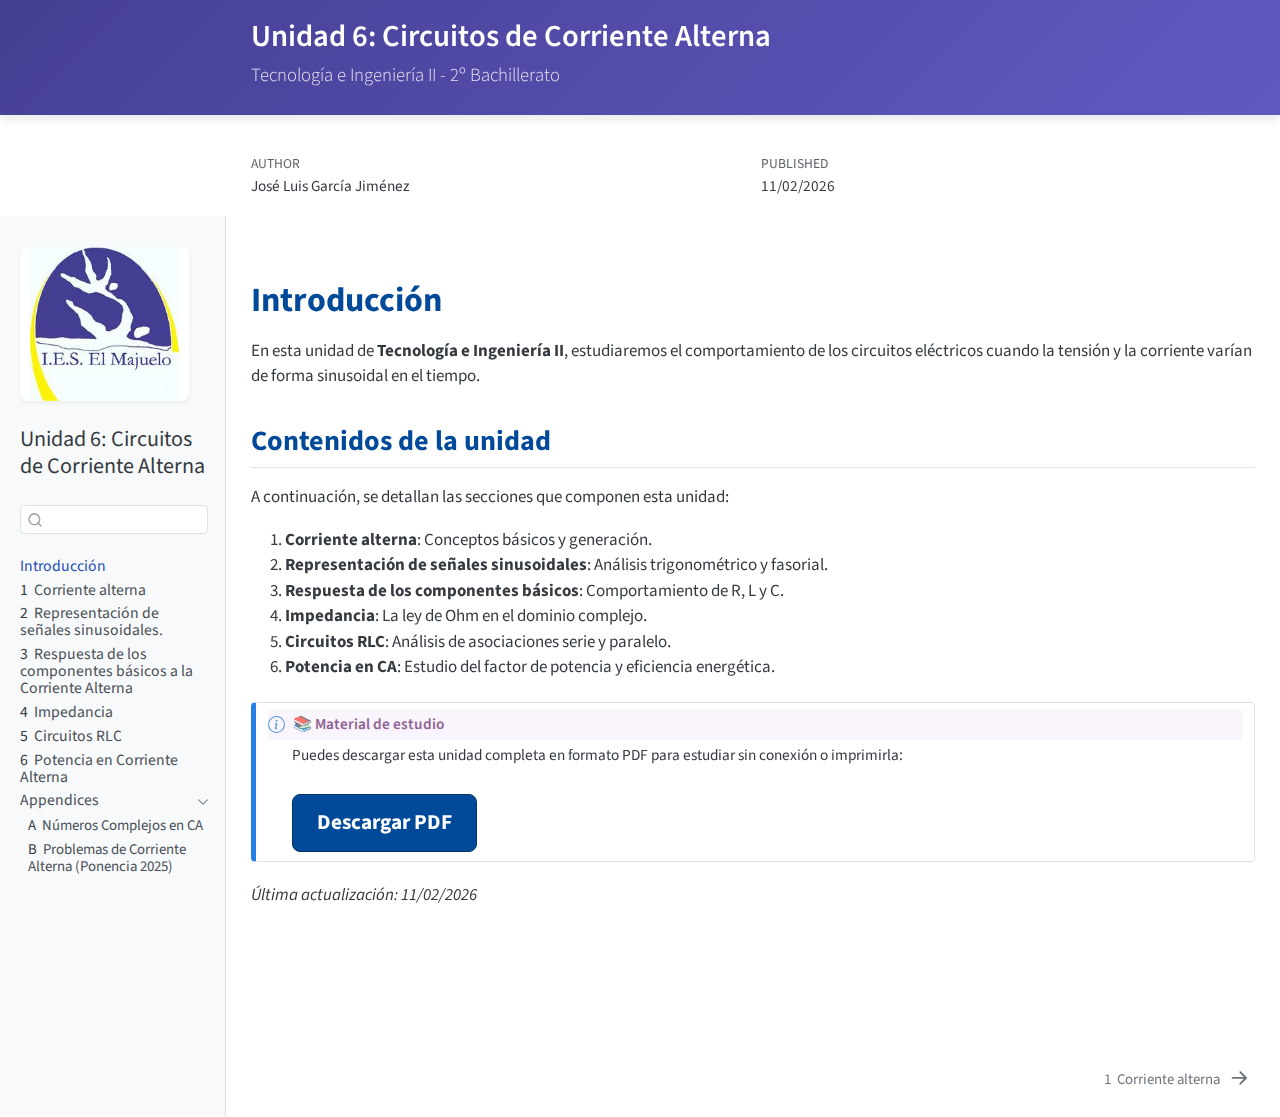
<file: index.html>
<!DOCTYPE html>
<html xmlns="http://www.w3.org/1999/xhtml" lang="en" xml:lang="en"><head>

<meta charset="utf-8">
<meta name="generator" content="quarto-1.8.27">

<meta name="viewport" content="width=device-width, initial-scale=1.0, user-scalable=yes">

<meta name="author" content="José Luis García Jiménez">
<meta name="dcterms.date" content="2026-11-02">

<title>Unidad 6: Circuitos de Corriente Alterna</title>
<style>
code{white-space: pre-wrap;}
span.smallcaps{font-variant: small-caps;}
div.columns{display: flex; gap: min(4vw, 1.5em);}
div.column{flex: auto; overflow-x: auto;}
div.hanging-indent{margin-left: 1.5em; text-indent: -1.5em;}
ul.task-list{list-style: none;}
ul.task-list li input[type="checkbox"] {
  width: 0.8em;
  margin: 0 0.8em 0.2em -1em; /* quarto-specific, see https://github.com/quarto-dev/quarto-cli/issues/4556 */ 
  vertical-align: middle;
}
</style>


<script src="site_libs/quarto-nav/quarto-nav.js"></script>
<script src="site_libs/quarto-nav/headroom.min.js"></script>
<script src="site_libs/clipboard/clipboard.min.js"></script>
<script src="site_libs/quarto-search/autocomplete.umd.js"></script>
<script src="site_libs/quarto-search/fuse.min.js"></script>
<script src="site_libs/quarto-search/quarto-search.js"></script>
<meta name="quarto:offset" content="./">
<link href="./01_corriente_alterna.html" rel="next">
<script src="site_libs/quarto-html/quarto.js" type="module"></script>
<script src="site_libs/quarto-html/tabsets/tabsets.js" type="module"></script>
<script src="site_libs/quarto-html/axe/axe-check.js" type="module"></script>
<script src="site_libs/quarto-html/popper.min.js"></script>
<script src="site_libs/quarto-html/tippy.umd.min.js"></script>
<script src="site_libs/quarto-html/anchor.min.js"></script>
<link href="site_libs/quarto-html/tippy.css" rel="stylesheet">
<link href="site_libs/quarto-html/quarto-syntax-highlighting-ed96de9b727972fe78a7b5d16c58bf87.css" rel="stylesheet" id="quarto-text-highlighting-styles">
<script src="site_libs/bootstrap/bootstrap.min.js"></script>
<link href="site_libs/bootstrap/bootstrap-icons.css" rel="stylesheet">
<link href="site_libs/bootstrap/bootstrap-4ba85d4b4427d31d840a79ec76a35f2e.min.css" rel="stylesheet" append-hash="true" id="quarto-bootstrap" data-mode="light">
<script id="quarto-search-options" type="application/json">{
  "location": "sidebar",
  "copy-button": false,
  "collapse-after": 3,
  "panel-placement": "start",
  "type": "textbox",
  "limit": 50,
  "keyboard-shortcut": [
    "f",
    "/",
    "s"
  ],
  "show-item-context": false,
  "language": {
    "search-no-results-text": "No results",
    "search-matching-documents-text": "matching documents",
    "search-copy-link-title": "Copy link to search",
    "search-hide-matches-text": "Hide additional matches",
    "search-more-match-text": "more match in this document",
    "search-more-matches-text": "more matches in this document",
    "search-clear-button-title": "Clear",
    "search-text-placeholder": "",
    "search-detached-cancel-button-title": "Cancel",
    "search-submit-button-title": "Submit",
    "search-label": "Search"
  }
}</script>
<style>

      .quarto-title-block .quarto-title-banner h1,
      .quarto-title-block .quarto-title-banner h2,
      .quarto-title-block .quarto-title-banner h3,
      .quarto-title-block .quarto-title-banner h4,
      .quarto-title-block .quarto-title-banner h5,
      .quarto-title-block .quarto-title-banner h6
      {
        color: white;
      }

      .quarto-title-block .quarto-title-banner {
        color: white;
background: #453f93;
      }
</style>
<script>
window.MathJax = {
  loader: {load: ['[tex]/enclose']},
  tex: {
    packages: {'[+]': ['enclose']},
    macros: {
      sen: '{\\operatorname{sen}}',
      phase: ['{\\enclose{phasorangle}{#1}}', 1],
      dotZ: '{\\dot{Z}}',
      dotI: '{\\dot{I}}',
      VA: '{\\text{ VA}}'
    }
  }
};
</script>


<link rel="stylesheet" href="styles.css">
</head>

<body class="nav-sidebar docked quarto-light">

<div id="quarto-search-results"></div>
  <header id="quarto-header" class="headroom fixed-top quarto-banner">
  <nav class="quarto-secondary-nav">
    <div class="container-fluid d-flex">
      <button type="button" class="quarto-btn-toggle btn" data-bs-toggle="collapse" role="button" data-bs-target=".quarto-sidebar-collapse-item" aria-controls="quarto-sidebar" aria-expanded="false" aria-label="Toggle sidebar navigation" onclick="if (window.quartoToggleHeadroom) { window.quartoToggleHeadroom(); }">
        <i class="bi bi-layout-text-sidebar-reverse"></i>
      </button>
        <nav class="quarto-page-breadcrumbs" aria-label="breadcrumb"><ol class="breadcrumb"><li class="breadcrumb-item"><a href="./index.html">Introducción</a></li></ol></nav>
        <a class="flex-grow-1" role="navigation" data-bs-toggle="collapse" data-bs-target=".quarto-sidebar-collapse-item" aria-controls="quarto-sidebar" aria-expanded="false" aria-label="Toggle sidebar navigation" onclick="if (window.quartoToggleHeadroom) { window.quartoToggleHeadroom(); }">      
        </a>
      <button type="button" class="btn quarto-search-button" aria-label="Search" onclick="window.quartoOpenSearch();">
        <i class="bi bi-search"></i>
      </button>
    </div>
  </nav>
</header>
<!-- content -->
<header id="title-block-header" class="quarto-title-block default page-columns page-full">
  <div class="quarto-title-banner page-columns page-full">
    <div class="quarto-title column-page-right">
      <h1 class="title">Unidad 6: Circuitos de Corriente Alterna</h1>
            <p class="subtitle lead">Tecnología e Ingeniería II - 2º Bachillerato</p>
                      </div>
  </div>
    
  
  <div class="quarto-title-meta column-page-right">

      <div>
      <div class="quarto-title-meta-heading">Author</div>
      <div class="quarto-title-meta-contents">
               <p>José Luis García Jiménez </p>
            </div>
    </div>
      
      <div>
      <div class="quarto-title-meta-heading">Published</div>
      <div class="quarto-title-meta-contents">
        <p class="date">11/02/2026</p>
      </div>
    </div>
    
      
    </div>
    
  
  </header><div id="quarto-content" class="quarto-container page-columns page-rows-contents page-layout-full">
<!-- sidebar -->
  <nav id="quarto-sidebar" class="sidebar collapse collapse-horizontal quarto-sidebar-collapse-item sidebar-navigation docked overflow-auto">
    <div class="pt-lg-2 mt-2 text-left sidebar-header sidebar-header-stacked">
      <a href="./index.html" class="sidebar-logo-link">
      <img src="./logoMajuelo.jpeg" alt="" class="sidebar-logo light-content py-0 d-lg-inline d-none">
      <img src="./logoMajuelo.jpeg" alt="" class="sidebar-logo dark-content py-0 d-lg-inline d-none">
      </a>
    <div class="sidebar-title mb-0 py-0">
      <a href="./">Unidad 6: Circuitos de Corriente Alterna</a> 
    </div>
      </div>
        <div class="mt-2 flex-shrink-0 align-items-center">
        <div class="sidebar-search">
        <div id="quarto-search" class="" title="Search"></div>
        </div>
        </div>
    <div class="sidebar-menu-container"> 
    <ul class="list-unstyled mt-1">
        <li class="sidebar-item">
  <div class="sidebar-item-container"> 
  <a href="./index.html" class="sidebar-item-text sidebar-link active">
 <span class="menu-text">Introducción</span></a>
  </div>
</li>
        <li class="sidebar-item">
  <div class="sidebar-item-container"> 
  <a href="./01_corriente_alterna.html" class="sidebar-item-text sidebar-link">
 <span class="menu-text"><span class="chapter-number">1</span>&nbsp; <span class="chapter-title">Corriente alterna</span></span></a>
  </div>
</li>
        <li class="sidebar-item">
  <div class="sidebar-item-container"> 
  <a href="./02_representacion.html" class="sidebar-item-text sidebar-link">
 <span class="menu-text"><span class="chapter-number">2</span>&nbsp; <span class="chapter-title">Representación de señales sinusoidales.</span></span></a>
  </div>
</li>
        <li class="sidebar-item">
  <div class="sidebar-item-container"> 
  <a href="./03_respuesta_comp.html" class="sidebar-item-text sidebar-link">
 <span class="menu-text"><span class="chapter-number">3</span>&nbsp; <span class="chapter-title">Respuesta de los componentes básicos a la Corriente Alterna</span></span></a>
  </div>
</li>
        <li class="sidebar-item">
  <div class="sidebar-item-container"> 
  <a href="./04_imped.html" class="sidebar-item-text sidebar-link">
 <span class="menu-text"><span class="chapter-number">4</span>&nbsp; <span class="chapter-title">Impedancia</span></span></a>
  </div>
</li>
        <li class="sidebar-item">
  <div class="sidebar-item-container"> 
  <a href="./05_circuitos_rlc.html" class="sidebar-item-text sidebar-link">
 <span class="menu-text"><span class="chapter-number">5</span>&nbsp; <span class="chapter-title">Circuitos RLC</span></span></a>
  </div>
</li>
        <li class="sidebar-item">
  <div class="sidebar-item-container"> 
  <a href="./06_potencia_ca.html" class="sidebar-item-text sidebar-link">
 <span class="menu-text"><span class="chapter-number">6</span>&nbsp; <span class="chapter-title">Potencia en Corriente Alterna</span></span></a>
  </div>
</li>
        <li class="sidebar-item sidebar-item-section">
      <div class="sidebar-item-container"> 
            <a class="sidebar-item-text sidebar-link text-start" data-bs-toggle="collapse" data-bs-target="#quarto-sidebar-section-1" role="navigation" aria-expanded="true">
 <span class="menu-text">Appendices</span></a>
          <a class="sidebar-item-toggle text-start" data-bs-toggle="collapse" data-bs-target="#quarto-sidebar-section-1" role="navigation" aria-expanded="true" aria-label="Toggle section">
            <i class="bi bi-chevron-right ms-2"></i>
          </a> 
      </div>
      <ul id="quarto-sidebar-section-1" class="collapse list-unstyled sidebar-section depth1 show">  
          <li class="sidebar-item">
  <div class="sidebar-item-container"> 
  <a href="./anexo_complejos.html" class="sidebar-item-text sidebar-link">
 <span class="menu-text"><span class="chapter-number">A</span>&nbsp; <span class="chapter-title">Números Complejos en CA</span></span></a>
  </div>
</li>
          <li class="sidebar-item">
  <div class="sidebar-item-container"> 
  <a href="./apendice_PAU.html" class="sidebar-item-text sidebar-link">
 <span class="menu-text"><span class="chapter-number">B</span>&nbsp; <span class="chapter-title">Problemas de Corriente Alterna (Ponencia 2025)</span></span></a>
  </div>
</li>
      </ul>
  </li>
    </ul>
    </div>
</nav>
<div id="quarto-sidebar-glass" class="quarto-sidebar-collapse-item" data-bs-toggle="collapse" data-bs-target=".quarto-sidebar-collapse-item"></div>
<!-- margin-sidebar -->
    
<!-- main -->
<main class="content quarto-banner-title-block column-page-right" id="quarto-document-content">





<section id="introducción" class="level1 unnumbered">
<h1 class="unnumbered">Introducción</h1>
<p>En esta unidad de <strong>Tecnología e Ingeniería II</strong>, estudiaremos el comportamiento de los circuitos eléctricos cuando la tensión y la corriente varían de forma sinusoidal en el tiempo.</p>
<section id="contenidos-de-la-unidad" class="level2">
<h2 class="anchored" data-anchor-id="contenidos-de-la-unidad">Contenidos de la unidad</h2>
<p>A continuación, se detallan las secciones que componen esta unidad:</p>
<ol type="1">
<li><strong>Corriente alterna</strong>: Conceptos básicos y generación.</li>
<li><strong>Representación de señales sinusoidales</strong>: Análisis trigonométrico y fasorial.</li>
<li><strong>Respuesta de los componentes básicos</strong>: Comportamiento de R, L y C.</li>
<li><strong>Impedancia</strong>: La ley de Ohm en el dominio complejo.</li>
<li><strong>Circuitos RLC</strong>: Análisis de asociaciones serie y paralelo.</li>
<li><strong>Potencia en CA</strong>: Estudio del factor de potencia y eficiencia energética.</li>
</ol>
<div class="callout callout-style-simple callout-note callout-titled">
<div class="callout-header d-flex align-content-center">
<div class="callout-icon-container">
<i class="callout-icon"></i>
</div>
<div class="callout-title-container flex-fill">
<span class="screen-reader-only">Nota</span>📚 Material de estudio
</div>
</div>
<div class="callout-body-container callout-body">
<p>Puedes descargar esta unidad completa en formato PDF para estudiar sin conexión o imprimirla:</p>
<p><a href="Unidad_6_Circuitos_CA.pdf" class="btn btn-primary btn-lg" role="button">Descargar PDF</a></p>
</div>
</div>
<p><em>Última actualización: 11/02/2026</em></p>


</section>
</section>

</main> <!-- /main -->
<script id="quarto-html-after-body" type="application/javascript">
  window.document.addEventListener("DOMContentLoaded", function (event) {
    const icon = "";
    const anchorJS = new window.AnchorJS();
    anchorJS.options = {
      placement: 'right',
      icon: icon
    };
    anchorJS.add('.anchored');
    const isCodeAnnotation = (el) => {
      for (const clz of el.classList) {
        if (clz.startsWith('code-annotation-')) {                     
          return true;
        }
      }
      return false;
    }
    const onCopySuccess = function(e) {
      // button target
      const button = e.trigger;
      // don't keep focus
      button.blur();
      // flash "checked"
      button.classList.add('code-copy-button-checked');
      var currentTitle = button.getAttribute("title");
      button.setAttribute("title", "Copied!");
      let tooltip;
      if (window.bootstrap) {
        button.setAttribute("data-bs-toggle", "tooltip");
        button.setAttribute("data-bs-placement", "left");
        button.setAttribute("data-bs-title", "Copied!");
        tooltip = new bootstrap.Tooltip(button, 
          { trigger: "manual", 
            customClass: "code-copy-button-tooltip",
            offset: [0, -8]});
        tooltip.show();    
      }
      setTimeout(function() {
        if (tooltip) {
          tooltip.hide();
          button.removeAttribute("data-bs-title");
          button.removeAttribute("data-bs-toggle");
          button.removeAttribute("data-bs-placement");
        }
        button.setAttribute("title", currentTitle);
        button.classList.remove('code-copy-button-checked');
      }, 1000);
      // clear code selection
      e.clearSelection();
    }
    const getTextToCopy = function(trigger) {
      const outerScaffold = trigger.parentElement.cloneNode(true);
      const codeEl = outerScaffold.querySelector('code');
      for (const childEl of codeEl.children) {
        if (isCodeAnnotation(childEl)) {
          childEl.remove();
        }
      }
      return codeEl.innerText;
    }
    const clipboard = new window.ClipboardJS('.code-copy-button:not([data-in-quarto-modal])', {
      text: getTextToCopy
    });
    clipboard.on('success', onCopySuccess);
    if (window.document.getElementById('quarto-embedded-source-code-modal')) {
      const clipboardModal = new window.ClipboardJS('.code-copy-button[data-in-quarto-modal]', {
        text: getTextToCopy,
        container: window.document.getElementById('quarto-embedded-source-code-modal')
      });
      clipboardModal.on('success', onCopySuccess);
    }
      var localhostRegex = new RegExp(/^(?:http|https):\/\/localhost\:?[0-9]*\//);
      var mailtoRegex = new RegExp(/^mailto:/);
        var filterRegex = new RegExp('/' + window.location.host + '/');
      var isInternal = (href) => {
          return filterRegex.test(href) || localhostRegex.test(href) || mailtoRegex.test(href);
      }
      // Inspect non-navigation links and adorn them if external
     var links = window.document.querySelectorAll('a[href]:not(.nav-link):not(.navbar-brand):not(.toc-action):not(.sidebar-link):not(.sidebar-item-toggle):not(.pagination-link):not(.no-external):not([aria-hidden]):not(.dropdown-item):not(.quarto-navigation-tool):not(.about-link)');
      for (var i=0; i<links.length; i++) {
        const link = links[i];
        if (!isInternal(link.href)) {
          // undo the damage that might have been done by quarto-nav.js in the case of
          // links that we want to consider external
          if (link.dataset.originalHref !== undefined) {
            link.href = link.dataset.originalHref;
          }
        }
      }
    function tippyHover(el, contentFn, onTriggerFn, onUntriggerFn) {
      const config = {
        allowHTML: true,
        maxWidth: 500,
        delay: 100,
        arrow: false,
        appendTo: function(el) {
            return el.parentElement;
        },
        interactive: true,
        interactiveBorder: 10,
        theme: 'quarto',
        placement: 'bottom-start',
      };
      if (contentFn) {
        config.content = contentFn;
      }
      if (onTriggerFn) {
        config.onTrigger = onTriggerFn;
      }
      if (onUntriggerFn) {
        config.onUntrigger = onUntriggerFn;
      }
      window.tippy(el, config); 
    }
    const noterefs = window.document.querySelectorAll('a[role="doc-noteref"]');
    for (var i=0; i<noterefs.length; i++) {
      const ref = noterefs[i];
      tippyHover(ref, function() {
        // use id or data attribute instead here
        let href = ref.getAttribute('data-footnote-href') || ref.getAttribute('href');
        try { href = new URL(href).hash; } catch {}
        const id = href.replace(/^#\/?/, "");
        const note = window.document.getElementById(id);
        if (note) {
          return note.innerHTML;
        } else {
          return "";
        }
      });
    }
    const xrefs = window.document.querySelectorAll('a.quarto-xref');
    const processXRef = (id, note) => {
      // Strip column container classes
      const stripColumnClz = (el) => {
        el.classList.remove("page-full", "page-columns");
        if (el.children) {
          for (const child of el.children) {
            stripColumnClz(child);
          }
        }
      }
      stripColumnClz(note)
      if (id === null || id.startsWith('sec-')) {
        // Special case sections, only their first couple elements
        const container = document.createElement("div");
        if (note.children && note.children.length > 2) {
          container.appendChild(note.children[0].cloneNode(true));
          for (let i = 1; i < note.children.length; i++) {
            const child = note.children[i];
            if (child.tagName === "P" && child.innerText === "") {
              continue;
            } else {
              container.appendChild(child.cloneNode(true));
              break;
            }
          }
          if (window.Quarto?.typesetMath) {
            window.Quarto.typesetMath(container);
          }
          return container.innerHTML
        } else {
          if (window.Quarto?.typesetMath) {
            window.Quarto.typesetMath(note);
          }
          return note.innerHTML;
        }
      } else {
        // Remove any anchor links if they are present
        const anchorLink = note.querySelector('a.anchorjs-link');
        if (anchorLink) {
          anchorLink.remove();
        }
        if (window.Quarto?.typesetMath) {
          window.Quarto.typesetMath(note);
        }
        if (note.classList.contains("callout")) {
          return note.outerHTML;
        } else {
          return note.innerHTML;
        }
      }
    }
    for (var i=0; i<xrefs.length; i++) {
      const xref = xrefs[i];
      tippyHover(xref, undefined, function(instance) {
        instance.disable();
        let url = xref.getAttribute('href');
        let hash = undefined; 
        if (url.startsWith('#')) {
          hash = url;
        } else {
          try { hash = new URL(url).hash; } catch {}
        }
        if (hash) {
          const id = hash.replace(/^#\/?/, "");
          const note = window.document.getElementById(id);
          if (note !== null) {
            try {
              const html = processXRef(id, note.cloneNode(true));
              instance.setContent(html);
            } finally {
              instance.enable();
              instance.show();
            }
          } else {
            // See if we can fetch this
            fetch(url.split('#')[0])
            .then(res => res.text())
            .then(html => {
              const parser = new DOMParser();
              const htmlDoc = parser.parseFromString(html, "text/html");
              const note = htmlDoc.getElementById(id);
              if (note !== null) {
                const html = processXRef(id, note);
                instance.setContent(html);
              } 
            }).finally(() => {
              instance.enable();
              instance.show();
            });
          }
        } else {
          // See if we can fetch a full url (with no hash to target)
          // This is a special case and we should probably do some content thinning / targeting
          fetch(url)
          .then(res => res.text())
          .then(html => {
            const parser = new DOMParser();
            const htmlDoc = parser.parseFromString(html, "text/html");
            const note = htmlDoc.querySelector('main.content');
            if (note !== null) {
              // This should only happen for chapter cross references
              // (since there is no id in the URL)
              // remove the first header
              if (note.children.length > 0 && note.children[0].tagName === "HEADER") {
                note.children[0].remove();
              }
              const html = processXRef(null, note);
              instance.setContent(html);
            } 
          }).finally(() => {
            instance.enable();
            instance.show();
          });
        }
      }, function(instance) {
      });
    }
        let selectedAnnoteEl;
        const selectorForAnnotation = ( cell, annotation) => {
          let cellAttr = 'data-code-cell="' + cell + '"';
          let lineAttr = 'data-code-annotation="' +  annotation + '"';
          const selector = 'span[' + cellAttr + '][' + lineAttr + ']';
          return selector;
        }
        const selectCodeLines = (annoteEl) => {
          const doc = window.document;
          const targetCell = annoteEl.getAttribute("data-target-cell");
          const targetAnnotation = annoteEl.getAttribute("data-target-annotation");
          const annoteSpan = window.document.querySelector(selectorForAnnotation(targetCell, targetAnnotation));
          const lines = annoteSpan.getAttribute("data-code-lines").split(",");
          const lineIds = lines.map((line) => {
            return targetCell + "-" + line;
          })
          let top = null;
          let height = null;
          let parent = null;
          if (lineIds.length > 0) {
              //compute the position of the single el (top and bottom and make a div)
              const el = window.document.getElementById(lineIds[0]);
              top = el.offsetTop;
              height = el.offsetHeight;
              parent = el.parentElement.parentElement;
            if (lineIds.length > 1) {
              const lastEl = window.document.getElementById(lineIds[lineIds.length - 1]);
              const bottom = lastEl.offsetTop + lastEl.offsetHeight;
              height = bottom - top;
            }
            if (top !== null && height !== null && parent !== null) {
              // cook up a div (if necessary) and position it 
              let div = window.document.getElementById("code-annotation-line-highlight");
              if (div === null) {
                div = window.document.createElement("div");
                div.setAttribute("id", "code-annotation-line-highlight");
                div.style.position = 'absolute';
                parent.appendChild(div);
              }
              div.style.top = top - 2 + "px";
              div.style.height = height + 4 + "px";
              div.style.left = 0;
              let gutterDiv = window.document.getElementById("code-annotation-line-highlight-gutter");
              if (gutterDiv === null) {
                gutterDiv = window.document.createElement("div");
                gutterDiv.setAttribute("id", "code-annotation-line-highlight-gutter");
                gutterDiv.style.position = 'absolute';
                const codeCell = window.document.getElementById(targetCell);
                const gutter = codeCell.querySelector('.code-annotation-gutter');
                gutter.appendChild(gutterDiv);
              }
              gutterDiv.style.top = top - 2 + "px";
              gutterDiv.style.height = height + 4 + "px";
            }
            selectedAnnoteEl = annoteEl;
          }
        };
        const unselectCodeLines = () => {
          const elementsIds = ["code-annotation-line-highlight", "code-annotation-line-highlight-gutter"];
          elementsIds.forEach((elId) => {
            const div = window.document.getElementById(elId);
            if (div) {
              div.remove();
            }
          });
          selectedAnnoteEl = undefined;
        };
          // Handle positioning of the toggle
      window.addEventListener(
        "resize",
        throttle(() => {
          elRect = undefined;
          if (selectedAnnoteEl) {
            selectCodeLines(selectedAnnoteEl);
          }
        }, 10)
      );
      function throttle(fn, ms) {
      let throttle = false;
      let timer;
        return (...args) => {
          if(!throttle) { // first call gets through
              fn.apply(this, args);
              throttle = true;
          } else { // all the others get throttled
              if(timer) clearTimeout(timer); // cancel #2
              timer = setTimeout(() => {
                fn.apply(this, args);
                timer = throttle = false;
              }, ms);
          }
        };
      }
        // Attach click handler to the DT
        const annoteDls = window.document.querySelectorAll('dt[data-target-cell]');
        for (const annoteDlNode of annoteDls) {
          annoteDlNode.addEventListener('click', (event) => {
            const clickedEl = event.target;
            if (clickedEl !== selectedAnnoteEl) {
              unselectCodeLines();
              const activeEl = window.document.querySelector('dt[data-target-cell].code-annotation-active');
              if (activeEl) {
                activeEl.classList.remove('code-annotation-active');
              }
              selectCodeLines(clickedEl);
              clickedEl.classList.add('code-annotation-active');
            } else {
              // Unselect the line
              unselectCodeLines();
              clickedEl.classList.remove('code-annotation-active');
            }
          });
        }
    const findCites = (el) => {
      const parentEl = el.parentElement;
      if (parentEl) {
        const cites = parentEl.dataset.cites;
        if (cites) {
          return {
            el,
            cites: cites.split(' ')
          };
        } else {
          return findCites(el.parentElement)
        }
      } else {
        return undefined;
      }
    };
    var bibliorefs = window.document.querySelectorAll('a[role="doc-biblioref"]');
    for (var i=0; i<bibliorefs.length; i++) {
      const ref = bibliorefs[i];
      const citeInfo = findCites(ref);
      if (citeInfo) {
        tippyHover(citeInfo.el, function() {
          var popup = window.document.createElement('div');
          citeInfo.cites.forEach(function(cite) {
            var citeDiv = window.document.createElement('div');
            citeDiv.classList.add('hanging-indent');
            citeDiv.classList.add('csl-entry');
            var biblioDiv = window.document.getElementById('ref-' + cite);
            if (biblioDiv) {
              citeDiv.innerHTML = biblioDiv.innerHTML;
            }
            popup.appendChild(citeDiv);
          });
          return popup.innerHTML;
        });
      }
    }
  });
  </script>
<nav class="page-navigation column-page-right">
  <div class="nav-page nav-page-previous">
  </div>
  <div class="nav-page nav-page-next">
      <a href="./01_corriente_alterna.html" class="pagination-link" aria-label="Corriente alterna">
        <span class="nav-page-text"><span class="chapter-number">1</span>&nbsp; <span class="chapter-title">Corriente alterna</span></span> <i class="bi bi-arrow-right-short"></i>
      </a>
  </div>
</nav>
</div> <!-- /content -->




</body></html>
</file>
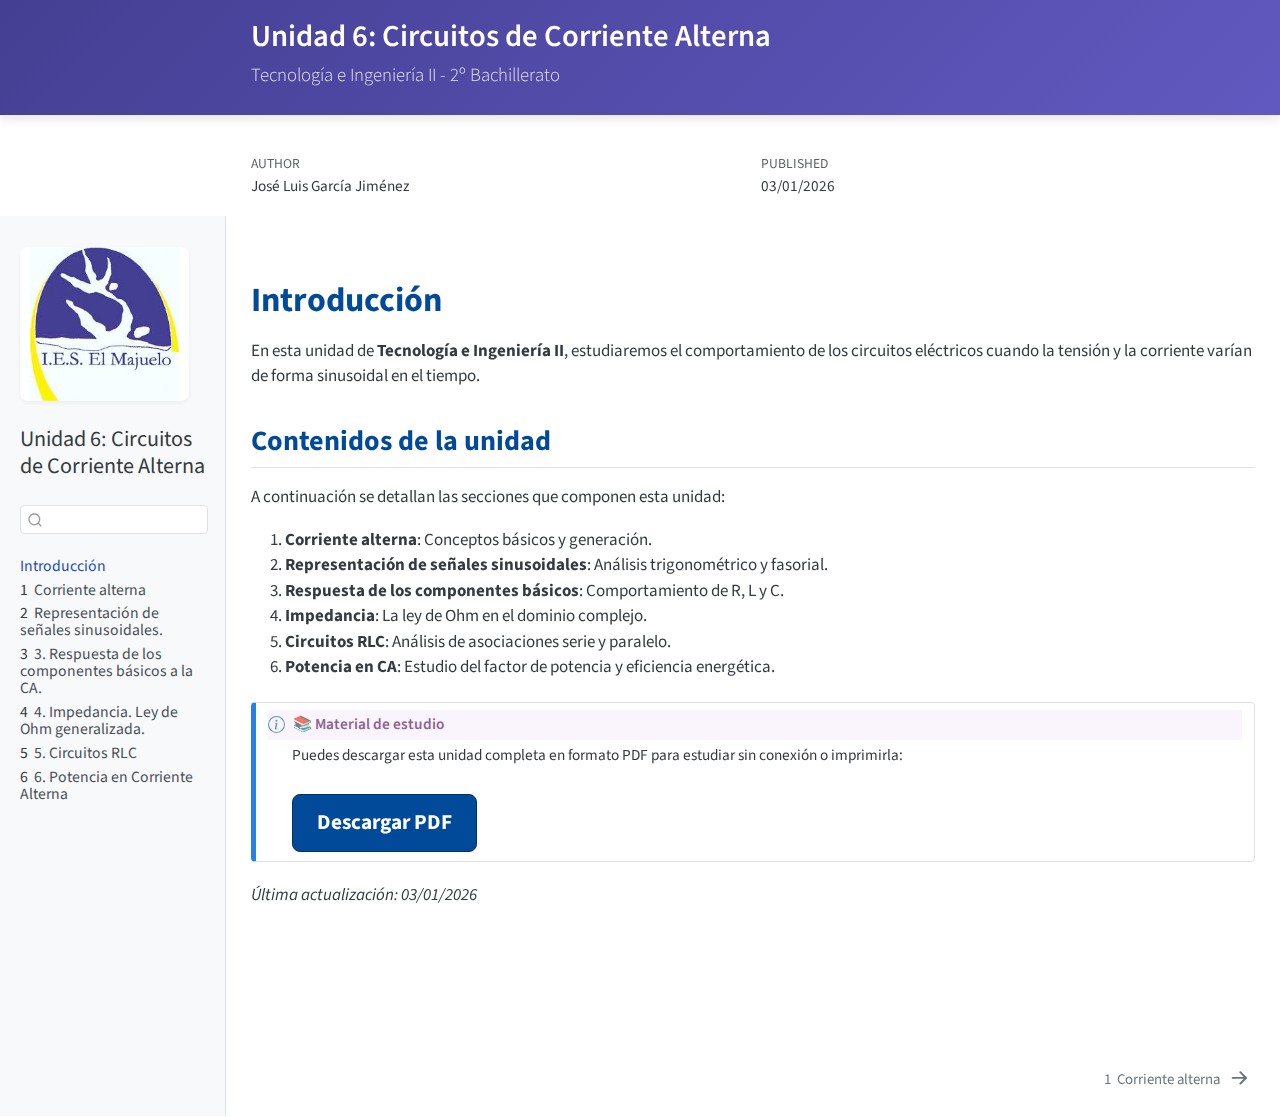
<file: docs/index.html>
<!DOCTYPE html>
<html xmlns="http://www.w3.org/1999/xhtml" lang="en" xml:lang="en"><head>

<meta charset="utf-8">
<meta name="generator" content="quarto-1.8.26">

<meta name="viewport" content="width=device-width, initial-scale=1.0, user-scalable=yes">

<meta name="author" content="José Luis García Jiménez">
<meta name="dcterms.date" content="2026-03-01">

<title>Unidad 6: Circuitos de Corriente Alterna</title>
<style>
code{white-space: pre-wrap;}
span.smallcaps{font-variant: small-caps;}
div.columns{display: flex; gap: min(4vw, 1.5em);}
div.column{flex: auto; overflow-x: auto;}
div.hanging-indent{margin-left: 1.5em; text-indent: -1.5em;}
ul.task-list{list-style: none;}
ul.task-list li input[type="checkbox"] {
  width: 0.8em;
  margin: 0 0.8em 0.2em -1em; /* quarto-specific, see https://github.com/quarto-dev/quarto-cli/issues/4556 */ 
  vertical-align: middle;
}
</style>


<script src="site_libs/quarto-nav/quarto-nav.js"></script>
<script src="site_libs/quarto-nav/headroom.min.js"></script>
<script src="site_libs/clipboard/clipboard.min.js"></script>
<script src="site_libs/quarto-search/autocomplete.umd.js"></script>
<script src="site_libs/quarto-search/fuse.min.js"></script>
<script src="site_libs/quarto-search/quarto-search.js"></script>
<meta name="quarto:offset" content="./">
<link href="./01_corriente_alterna.html" rel="next">
<script src="site_libs/quarto-html/quarto.js" type="module"></script>
<script src="site_libs/quarto-html/tabsets/tabsets.js" type="module"></script>
<script src="site_libs/quarto-html/axe/axe-check.js" type="module"></script>
<script src="site_libs/quarto-html/popper.min.js"></script>
<script src="site_libs/quarto-html/tippy.umd.min.js"></script>
<script src="site_libs/quarto-html/anchor.min.js"></script>
<link href="site_libs/quarto-html/tippy.css" rel="stylesheet">
<link href="site_libs/quarto-html/quarto-syntax-highlighting-587c61ba64f3a5504c4d52d930310e48.css" rel="stylesheet" id="quarto-text-highlighting-styles">
<script src="site_libs/bootstrap/bootstrap.min.js"></script>
<link href="site_libs/bootstrap/bootstrap-icons.css" rel="stylesheet">
<link href="site_libs/bootstrap/bootstrap-4ba85d4b4427d31d840a79ec76a35f2e.min.css" rel="stylesheet" append-hash="true" id="quarto-bootstrap" data-mode="light">
<script id="quarto-search-options" type="application/json">{
  "location": "sidebar",
  "copy-button": false,
  "collapse-after": 3,
  "panel-placement": "start",
  "type": "textbox",
  "limit": 50,
  "keyboard-shortcut": [
    "f",
    "/",
    "s"
  ],
  "show-item-context": false,
  "language": {
    "search-no-results-text": "No results",
    "search-matching-documents-text": "matching documents",
    "search-copy-link-title": "Copy link to search",
    "search-hide-matches-text": "Hide additional matches",
    "search-more-match-text": "more match in this document",
    "search-more-matches-text": "more matches in this document",
    "search-clear-button-title": "Clear",
    "search-text-placeholder": "",
    "search-detached-cancel-button-title": "Cancel",
    "search-submit-button-title": "Submit",
    "search-label": "Search"
  }
}</script>
<style>

      .quarto-title-block .quarto-title-banner h1,
      .quarto-title-block .quarto-title-banner h2,
      .quarto-title-block .quarto-title-banner h3,
      .quarto-title-block .quarto-title-banner h4,
      .quarto-title-block .quarto-title-banner h5,
      .quarto-title-block .quarto-title-banner h6
      {
        color: white;
      }

      .quarto-title-block .quarto-title-banner {
        color: white;
background: #453f93;
      }
</style>
<script>
window.MathJax = {
  loader: {load: ['[tex]/enclose']},
  tex: {
    packages: {'[+]': ['enclose']},
    macros: {
      sen: '{\\operatorname{sen}}',
      phase: ['{\\enclose{phasorangle}{#1}}', 1],
      dotZ: '{\\dot{Z}}',
      dotI: '{\\dot{I}}',
      VA: '{\\text{ VA}}'
    }
  }
};
</script>


<link rel="stylesheet" href="styles.css">
</head>

<body class="nav-sidebar docked quarto-light">

<div id="quarto-search-results"></div>
  <header id="quarto-header" class="headroom fixed-top quarto-banner">
  <nav class="quarto-secondary-nav">
    <div class="container-fluid d-flex">
      <button type="button" class="quarto-btn-toggle btn" data-bs-toggle="collapse" role="button" data-bs-target=".quarto-sidebar-collapse-item" aria-controls="quarto-sidebar" aria-expanded="false" aria-label="Toggle sidebar navigation" onclick="if (window.quartoToggleHeadroom) { window.quartoToggleHeadroom(); }">
        <i class="bi bi-layout-text-sidebar-reverse"></i>
      </button>
        <nav class="quarto-page-breadcrumbs" aria-label="breadcrumb"><ol class="breadcrumb"><li class="breadcrumb-item"><a href="./index.html">Introducción</a></li></ol></nav>
        <a class="flex-grow-1" role="navigation" data-bs-toggle="collapse" data-bs-target=".quarto-sidebar-collapse-item" aria-controls="quarto-sidebar" aria-expanded="false" aria-label="Toggle sidebar navigation" onclick="if (window.quartoToggleHeadroom) { window.quartoToggleHeadroom(); }">      
        </a>
      <button type="button" class="btn quarto-search-button" aria-label="Search" onclick="window.quartoOpenSearch();">
        <i class="bi bi-search"></i>
      </button>
    </div>
  </nav>
</header>
<!-- content -->
<header id="title-block-header" class="quarto-title-block default page-columns page-full">
  <div class="quarto-title-banner page-columns page-full">
    <div class="quarto-title column-page-right">
      <h1 class="title">Unidad 6: Circuitos de Corriente Alterna</h1>
            <p class="subtitle lead">Tecnología e Ingeniería II - 2º Bachillerato</p>
                      </div>
  </div>
    
  
  <div class="quarto-title-meta column-page-right">

      <div>
      <div class="quarto-title-meta-heading">Author</div>
      <div class="quarto-title-meta-contents">
               <p>José Luis García Jiménez </p>
            </div>
    </div>
      
      <div>
      <div class="quarto-title-meta-heading">Published</div>
      <div class="quarto-title-meta-contents">
        <p class="date">03/01/2026</p>
      </div>
    </div>
    
      
    </div>
    
  
  </header><div id="quarto-content" class="quarto-container page-columns page-rows-contents page-layout-full">
<!-- sidebar -->
  <nav id="quarto-sidebar" class="sidebar collapse collapse-horizontal quarto-sidebar-collapse-item sidebar-navigation docked overflow-auto">
    <div class="pt-lg-2 mt-2 text-left sidebar-header sidebar-header-stacked">
      <a href="./index.html" class="sidebar-logo-link">
      <img src="./logoMajuelo.jpeg" alt="" class="sidebar-logo light-content py-0 d-lg-inline d-none">
      <img src="./logoMajuelo.jpeg" alt="" class="sidebar-logo dark-content py-0 d-lg-inline d-none">
      </a>
    <div class="sidebar-title mb-0 py-0">
      <a href="./">Unidad 6: Circuitos de Corriente Alterna</a> 
    </div>
      </div>
        <div class="mt-2 flex-shrink-0 align-items-center">
        <div class="sidebar-search">
        <div id="quarto-search" class="" title="Search"></div>
        </div>
        </div>
    <div class="sidebar-menu-container"> 
    <ul class="list-unstyled mt-1">
        <li class="sidebar-item">
  <div class="sidebar-item-container"> 
  <a href="./index.html" class="sidebar-item-text sidebar-link active">
 <span class="menu-text">Introducción</span></a>
  </div>
</li>
        <li class="sidebar-item">
  <div class="sidebar-item-container"> 
  <a href="./01_corriente_alterna.html" class="sidebar-item-text sidebar-link">
 <span class="menu-text"><span class="chapter-number">1</span>&nbsp; <span class="chapter-title">Corriente alterna</span></span></a>
  </div>
</li>
        <li class="sidebar-item">
  <div class="sidebar-item-container"> 
  <a href="./02_representacion.html" class="sidebar-item-text sidebar-link">
 <span class="menu-text"><span class="chapter-number">2</span>&nbsp; <span class="chapter-title">Representación de señales sinusoidales.</span></span></a>
  </div>
</li>
        <li class="sidebar-item">
  <div class="sidebar-item-container"> 
  <a href="./03_respuesta_comp.html" class="sidebar-item-text sidebar-link">
 <span class="menu-text"><span class="chapter-number">3</span>&nbsp; <span class="chapter-title">3. Respuesta de los componentes básicos a la CA.</span></span></a>
  </div>
</li>
        <li class="sidebar-item">
  <div class="sidebar-item-container"> 
  <a href="./04_impedancia.html" class="sidebar-item-text sidebar-link">
 <span class="menu-text"><span class="chapter-number">4</span>&nbsp; <span class="chapter-title">4. Impedancia. Ley de Ohm generalizada.</span></span></a>
  </div>
</li>
        <li class="sidebar-item">
  <div class="sidebar-item-container"> 
  <a href="./05_circuitos_rlc.html" class="sidebar-item-text sidebar-link">
 <span class="menu-text"><span class="chapter-number">5</span>&nbsp; <span class="chapter-title">5. Circuitos RLC</span></span></a>
  </div>
</li>
        <li class="sidebar-item">
  <div class="sidebar-item-container"> 
  <a href="./06_potencia_ca.html" class="sidebar-item-text sidebar-link">
 <span class="menu-text"><span class="chapter-number">6</span>&nbsp; <span class="chapter-title">6. Potencia en Corriente Alterna</span></span></a>
  </div>
</li>
    </ul>
    </div>
</nav>
<div id="quarto-sidebar-glass" class="quarto-sidebar-collapse-item" data-bs-toggle="collapse" data-bs-target=".quarto-sidebar-collapse-item"></div>
<!-- margin-sidebar -->
    
<!-- main -->
<main class="content quarto-banner-title-block column-page-right" id="quarto-document-content">





<section id="introducción" class="level1 unnumbered">
<h1 class="unnumbered">Introducción</h1>
<p>En esta unidad de <strong>Tecnología e Ingeniería II</strong>, estudiaremos el comportamiento de los circuitos eléctricos cuando la tensión y la corriente varían de forma sinusoidal en el tiempo.</p>
<section id="contenidos-de-la-unidad" class="level2">
<h2 class="anchored" data-anchor-id="contenidos-de-la-unidad">Contenidos de la unidad</h2>
<p>A continuación se detallan las secciones que componen esta unidad:</p>
<ol type="1">
<li><strong>Corriente alterna</strong>: Conceptos básicos y generación.</li>
<li><strong>Representación de señales sinusoidales</strong>: Análisis trigonométrico y fasorial.</li>
<li><strong>Respuesta de los componentes básicos</strong>: Comportamiento de R, L y C.</li>
<li><strong>Impedancia</strong>: La ley de Ohm en el dominio complejo.</li>
<li><strong>Circuitos RLC</strong>: Análisis de asociaciones serie y paralelo.</li>
<li><strong>Potencia en CA</strong>: Estudio del factor de potencia y eficiencia energética.</li>
</ol>
<div class="callout callout-style-simple callout-note callout-titled">
<div class="callout-header d-flex align-content-center">
<div class="callout-icon-container">
<i class="callout-icon"></i>
</div>
<div class="callout-title-container flex-fill">
<span class="screen-reader-only">Nota</span>📚 Material de estudio
</div>
</div>
<div class="callout-body-container callout-body">
<p>Puedes descargar esta unidad completa en formato PDF para estudiar sin conexión o imprimirla:</p>
<p><a href="Unidad_6_Circuitos_CA.pdf" class="btn btn-primary btn-lg" role="button">Descargar PDF</a></p>
</div>
</div>
<p><em>Última actualización: 03/01/2026</em></p>


</section>
</section>

</main> <!-- /main -->
<script id="quarto-html-after-body" type="application/javascript">
  window.document.addEventListener("DOMContentLoaded", function (event) {
    const icon = "";
    const anchorJS = new window.AnchorJS();
    anchorJS.options = {
      placement: 'right',
      icon: icon
    };
    anchorJS.add('.anchored');
    const isCodeAnnotation = (el) => {
      for (const clz of el.classList) {
        if (clz.startsWith('code-annotation-')) {                     
          return true;
        }
      }
      return false;
    }
    const onCopySuccess = function(e) {
      // button target
      const button = e.trigger;
      // don't keep focus
      button.blur();
      // flash "checked"
      button.classList.add('code-copy-button-checked');
      var currentTitle = button.getAttribute("title");
      button.setAttribute("title", "Copied!");
      let tooltip;
      if (window.bootstrap) {
        button.setAttribute("data-bs-toggle", "tooltip");
        button.setAttribute("data-bs-placement", "left");
        button.setAttribute("data-bs-title", "Copied!");
        tooltip = new bootstrap.Tooltip(button, 
          { trigger: "manual", 
            customClass: "code-copy-button-tooltip",
            offset: [0, -8]});
        tooltip.show();    
      }
      setTimeout(function() {
        if (tooltip) {
          tooltip.hide();
          button.removeAttribute("data-bs-title");
          button.removeAttribute("data-bs-toggle");
          button.removeAttribute("data-bs-placement");
        }
        button.setAttribute("title", currentTitle);
        button.classList.remove('code-copy-button-checked');
      }, 1000);
      // clear code selection
      e.clearSelection();
    }
    const getTextToCopy = function(trigger) {
      const outerScaffold = trigger.parentElement.cloneNode(true);
      const codeEl = outerScaffold.querySelector('code');
      for (const childEl of codeEl.children) {
        if (isCodeAnnotation(childEl)) {
          childEl.remove();
        }
      }
      return codeEl.innerText;
    }
    const clipboard = new window.ClipboardJS('.code-copy-button:not([data-in-quarto-modal])', {
      text: getTextToCopy
    });
    clipboard.on('success', onCopySuccess);
    if (window.document.getElementById('quarto-embedded-source-code-modal')) {
      const clipboardModal = new window.ClipboardJS('.code-copy-button[data-in-quarto-modal]', {
        text: getTextToCopy,
        container: window.document.getElementById('quarto-embedded-source-code-modal')
      });
      clipboardModal.on('success', onCopySuccess);
    }
      var localhostRegex = new RegExp(/^(?:http|https):\/\/localhost\:?[0-9]*\//);
      var mailtoRegex = new RegExp(/^mailto:/);
        var filterRegex = new RegExp('/' + window.location.host + '/');
      var isInternal = (href) => {
          return filterRegex.test(href) || localhostRegex.test(href) || mailtoRegex.test(href);
      }
      // Inspect non-navigation links and adorn them if external
     var links = window.document.querySelectorAll('a[href]:not(.nav-link):not(.navbar-brand):not(.toc-action):not(.sidebar-link):not(.sidebar-item-toggle):not(.pagination-link):not(.no-external):not([aria-hidden]):not(.dropdown-item):not(.quarto-navigation-tool):not(.about-link)');
      for (var i=0; i<links.length; i++) {
        const link = links[i];
        if (!isInternal(link.href)) {
          // undo the damage that might have been done by quarto-nav.js in the case of
          // links that we want to consider external
          if (link.dataset.originalHref !== undefined) {
            link.href = link.dataset.originalHref;
          }
        }
      }
    function tippyHover(el, contentFn, onTriggerFn, onUntriggerFn) {
      const config = {
        allowHTML: true,
        maxWidth: 500,
        delay: 100,
        arrow: false,
        appendTo: function(el) {
            return el.parentElement;
        },
        interactive: true,
        interactiveBorder: 10,
        theme: 'quarto',
        placement: 'bottom-start',
      };
      if (contentFn) {
        config.content = contentFn;
      }
      if (onTriggerFn) {
        config.onTrigger = onTriggerFn;
      }
      if (onUntriggerFn) {
        config.onUntrigger = onUntriggerFn;
      }
      window.tippy(el, config); 
    }
    const noterefs = window.document.querySelectorAll('a[role="doc-noteref"]');
    for (var i=0; i<noterefs.length; i++) {
      const ref = noterefs[i];
      tippyHover(ref, function() {
        // use id or data attribute instead here
        let href = ref.getAttribute('data-footnote-href') || ref.getAttribute('href');
        try { href = new URL(href).hash; } catch {}
        const id = href.replace(/^#\/?/, "");
        const note = window.document.getElementById(id);
        if (note) {
          return note.innerHTML;
        } else {
          return "";
        }
      });
    }
    const xrefs = window.document.querySelectorAll('a.quarto-xref');
    const processXRef = (id, note) => {
      // Strip column container classes
      const stripColumnClz = (el) => {
        el.classList.remove("page-full", "page-columns");
        if (el.children) {
          for (const child of el.children) {
            stripColumnClz(child);
          }
        }
      }
      stripColumnClz(note)
      if (id === null || id.startsWith('sec-')) {
        // Special case sections, only their first couple elements
        const container = document.createElement("div");
        if (note.children && note.children.length > 2) {
          container.appendChild(note.children[0].cloneNode(true));
          for (let i = 1; i < note.children.length; i++) {
            const child = note.children[i];
            if (child.tagName === "P" && child.innerText === "") {
              continue;
            } else {
              container.appendChild(child.cloneNode(true));
              break;
            }
          }
          if (window.Quarto?.typesetMath) {
            window.Quarto.typesetMath(container);
          }
          return container.innerHTML
        } else {
          if (window.Quarto?.typesetMath) {
            window.Quarto.typesetMath(note);
          }
          return note.innerHTML;
        }
      } else {
        // Remove any anchor links if they are present
        const anchorLink = note.querySelector('a.anchorjs-link');
        if (anchorLink) {
          anchorLink.remove();
        }
        if (window.Quarto?.typesetMath) {
          window.Quarto.typesetMath(note);
        }
        if (note.classList.contains("callout")) {
          return note.outerHTML;
        } else {
          return note.innerHTML;
        }
      }
    }
    for (var i=0; i<xrefs.length; i++) {
      const xref = xrefs[i];
      tippyHover(xref, undefined, function(instance) {
        instance.disable();
        let url = xref.getAttribute('href');
        let hash = undefined; 
        if (url.startsWith('#')) {
          hash = url;
        } else {
          try { hash = new URL(url).hash; } catch {}
        }
        if (hash) {
          const id = hash.replace(/^#\/?/, "");
          const note = window.document.getElementById(id);
          if (note !== null) {
            try {
              const html = processXRef(id, note.cloneNode(true));
              instance.setContent(html);
            } finally {
              instance.enable();
              instance.show();
            }
          } else {
            // See if we can fetch this
            fetch(url.split('#')[0])
            .then(res => res.text())
            .then(html => {
              const parser = new DOMParser();
              const htmlDoc = parser.parseFromString(html, "text/html");
              const note = htmlDoc.getElementById(id);
              if (note !== null) {
                const html = processXRef(id, note);
                instance.setContent(html);
              } 
            }).finally(() => {
              instance.enable();
              instance.show();
            });
          }
        } else {
          // See if we can fetch a full url (with no hash to target)
          // This is a special case and we should probably do some content thinning / targeting
          fetch(url)
          .then(res => res.text())
          .then(html => {
            const parser = new DOMParser();
            const htmlDoc = parser.parseFromString(html, "text/html");
            const note = htmlDoc.querySelector('main.content');
            if (note !== null) {
              // This should only happen for chapter cross references
              // (since there is no id in the URL)
              // remove the first header
              if (note.children.length > 0 && note.children[0].tagName === "HEADER") {
                note.children[0].remove();
              }
              const html = processXRef(null, note);
              instance.setContent(html);
            } 
          }).finally(() => {
            instance.enable();
            instance.show();
          });
        }
      }, function(instance) {
      });
    }
        let selectedAnnoteEl;
        const selectorForAnnotation = ( cell, annotation) => {
          let cellAttr = 'data-code-cell="' + cell + '"';
          let lineAttr = 'data-code-annotation="' +  annotation + '"';
          const selector = 'span[' + cellAttr + '][' + lineAttr + ']';
          return selector;
        }
        const selectCodeLines = (annoteEl) => {
          const doc = window.document;
          const targetCell = annoteEl.getAttribute("data-target-cell");
          const targetAnnotation = annoteEl.getAttribute("data-target-annotation");
          const annoteSpan = window.document.querySelector(selectorForAnnotation(targetCell, targetAnnotation));
          const lines = annoteSpan.getAttribute("data-code-lines").split(",");
          const lineIds = lines.map((line) => {
            return targetCell + "-" + line;
          })
          let top = null;
          let height = null;
          let parent = null;
          if (lineIds.length > 0) {
              //compute the position of the single el (top and bottom and make a div)
              const el = window.document.getElementById(lineIds[0]);
              top = el.offsetTop;
              height = el.offsetHeight;
              parent = el.parentElement.parentElement;
            if (lineIds.length > 1) {
              const lastEl = window.document.getElementById(lineIds[lineIds.length - 1]);
              const bottom = lastEl.offsetTop + lastEl.offsetHeight;
              height = bottom - top;
            }
            if (top !== null && height !== null && parent !== null) {
              // cook up a div (if necessary) and position it 
              let div = window.document.getElementById("code-annotation-line-highlight");
              if (div === null) {
                div = window.document.createElement("div");
                div.setAttribute("id", "code-annotation-line-highlight");
                div.style.position = 'absolute';
                parent.appendChild(div);
              }
              div.style.top = top - 2 + "px";
              div.style.height = height + 4 + "px";
              div.style.left = 0;
              let gutterDiv = window.document.getElementById("code-annotation-line-highlight-gutter");
              if (gutterDiv === null) {
                gutterDiv = window.document.createElement("div");
                gutterDiv.setAttribute("id", "code-annotation-line-highlight-gutter");
                gutterDiv.style.position = 'absolute';
                const codeCell = window.document.getElementById(targetCell);
                const gutter = codeCell.querySelector('.code-annotation-gutter');
                gutter.appendChild(gutterDiv);
              }
              gutterDiv.style.top = top - 2 + "px";
              gutterDiv.style.height = height + 4 + "px";
            }
            selectedAnnoteEl = annoteEl;
          }
        };
        const unselectCodeLines = () => {
          const elementsIds = ["code-annotation-line-highlight", "code-annotation-line-highlight-gutter"];
          elementsIds.forEach((elId) => {
            const div = window.document.getElementById(elId);
            if (div) {
              div.remove();
            }
          });
          selectedAnnoteEl = undefined;
        };
          // Handle positioning of the toggle
      window.addEventListener(
        "resize",
        throttle(() => {
          elRect = undefined;
          if (selectedAnnoteEl) {
            selectCodeLines(selectedAnnoteEl);
          }
        }, 10)
      );
      function throttle(fn, ms) {
      let throttle = false;
      let timer;
        return (...args) => {
          if(!throttle) { // first call gets through
              fn.apply(this, args);
              throttle = true;
          } else { // all the others get throttled
              if(timer) clearTimeout(timer); // cancel #2
              timer = setTimeout(() => {
                fn.apply(this, args);
                timer = throttle = false;
              }, ms);
          }
        };
      }
        // Attach click handler to the DT
        const annoteDls = window.document.querySelectorAll('dt[data-target-cell]');
        for (const annoteDlNode of annoteDls) {
          annoteDlNode.addEventListener('click', (event) => {
            const clickedEl = event.target;
            if (clickedEl !== selectedAnnoteEl) {
              unselectCodeLines();
              const activeEl = window.document.querySelector('dt[data-target-cell].code-annotation-active');
              if (activeEl) {
                activeEl.classList.remove('code-annotation-active');
              }
              selectCodeLines(clickedEl);
              clickedEl.classList.add('code-annotation-active');
            } else {
              // Unselect the line
              unselectCodeLines();
              clickedEl.classList.remove('code-annotation-active');
            }
          });
        }
    const findCites = (el) => {
      const parentEl = el.parentElement;
      if (parentEl) {
        const cites = parentEl.dataset.cites;
        if (cites) {
          return {
            el,
            cites: cites.split(' ')
          };
        } else {
          return findCites(el.parentElement)
        }
      } else {
        return undefined;
      }
    };
    var bibliorefs = window.document.querySelectorAll('a[role="doc-biblioref"]');
    for (var i=0; i<bibliorefs.length; i++) {
      const ref = bibliorefs[i];
      const citeInfo = findCites(ref);
      if (citeInfo) {
        tippyHover(citeInfo.el, function() {
          var popup = window.document.createElement('div');
          citeInfo.cites.forEach(function(cite) {
            var citeDiv = window.document.createElement('div');
            citeDiv.classList.add('hanging-indent');
            citeDiv.classList.add('csl-entry');
            var biblioDiv = window.document.getElementById('ref-' + cite);
            if (biblioDiv) {
              citeDiv.innerHTML = biblioDiv.innerHTML;
            }
            popup.appendChild(citeDiv);
          });
          return popup.innerHTML;
        });
      }
    }
  });
  </script>
<nav class="page-navigation column-page-right">
  <div class="nav-page nav-page-previous">
  </div>
  <div class="nav-page nav-page-next">
      <a href="./01_corriente_alterna.html" class="pagination-link" aria-label="Corriente alterna">
        <span class="nav-page-text"><span class="chapter-number">1</span>&nbsp; <span class="chapter-title">Corriente alterna</span></span> <i class="bi bi-arrow-right-short"></i>
      </a>
  </div>
</nav>
</div> <!-- /content -->




</body></html>
</file>
<file: site_libs/quarto-html/tippy.css>
.tippy-box[data-animation=fade][data-state=hidden]{opacity:0}[data-tippy-root]{max-width:calc(100vw - 10px)}.tippy-box{position:relative;background-color:#333;color:#fff;border-radius:4px;font-size:14px;line-height:1.4;white-space:normal;outline:0;transition-property:transform,visibility,opacity}.tippy-box[data-placement^=top]>.tippy-arrow{bottom:0}.tippy-box[data-placement^=top]>.tippy-arrow:before{bottom:-7px;left:0;border-width:8px 8px 0;border-top-color:initial;transform-origin:center top}.tippy-box[data-placement^=bottom]>.tippy-arrow{top:0}.tippy-box[data-placement^=bottom]>.tippy-arrow:before{top:-7px;left:0;border-width:0 8px 8px;border-bottom-color:initial;transform-origin:center bottom}.tippy-box[data-placement^=left]>.tippy-arrow{right:0}.tippy-box[data-placement^=left]>.tippy-arrow:before{border-width:8px 0 8px 8px;border-left-color:initial;right:-7px;transform-origin:center left}.tippy-box[data-placement^=right]>.tippy-arrow{left:0}.tippy-box[data-placement^=right]>.tippy-arrow:before{left:-7px;border-width:8px 8px 8px 0;border-right-color:initial;transform-origin:center right}.tippy-box[data-inertia][data-state=visible]{transition-timing-function:cubic-bezier(.54,1.5,.38,1.11)}.tippy-arrow{width:16px;height:16px;color:#333}.tippy-arrow:before{content:"";position:absolute;border-color:transparent;border-style:solid}.tippy-content{position:relative;padding:5px 9px;z-index:1}
</file>
<file: site_libs/quarto-html/quarto-syntax-highlighting-ed96de9b727972fe78a7b5d16c58bf87.css>
/* quarto syntax highlight colors */
:root {
  --quarto-hl-ot-color: #003B4F;
  --quarto-hl-at-color: #657422;
  --quarto-hl-ss-color: #20794D;
  --quarto-hl-an-color: #5E5E5E;
  --quarto-hl-fu-color: #4758AB;
  --quarto-hl-st-color: #20794D;
  --quarto-hl-cf-color: #003B4F;
  --quarto-hl-op-color: #5E5E5E;
  --quarto-hl-er-color: #AD0000;
  --quarto-hl-bn-color: #AD0000;
  --quarto-hl-al-color: #AD0000;
  --quarto-hl-va-color: #111111;
  --quarto-hl-bu-color: inherit;
  --quarto-hl-ex-color: inherit;
  --quarto-hl-pp-color: #AD0000;
  --quarto-hl-in-color: #5E5E5E;
  --quarto-hl-vs-color: #20794D;
  --quarto-hl-wa-color: #5E5E5E;
  --quarto-hl-do-color: #5E5E5E;
  --quarto-hl-im-color: #00769E;
  --quarto-hl-ch-color: #20794D;
  --quarto-hl-dt-color: #AD0000;
  --quarto-hl-fl-color: #AD0000;
  --quarto-hl-co-color: #5E5E5E;
  --quarto-hl-cv-color: #5E5E5E;
  --quarto-hl-cn-color: #8f5902;
  --quarto-hl-sc-color: #5E5E5E;
  --quarto-hl-dv-color: #AD0000;
  --quarto-hl-kw-color: #003B4F;
}

/* other quarto variables */
:root {
  --quarto-font-monospace: SFMono-Regular, Menlo, Monaco, Consolas, "Liberation Mono", "Courier New", monospace;
}

/* syntax highlight based on Pandoc's rules */
pre > code.sourceCode > span {
  color: #003B4F;
}

code.sourceCode > span {
  color: #003B4F;
}

div.sourceCode,
div.sourceCode pre.sourceCode {
  color: #003B4F;
}

/* Normal */
code span {
  color: #003B4F;
}

/* Alert */
code span.al {
  color: #AD0000;
  font-style: inherit;
}

/* Annotation */
code span.an {
  color: #5E5E5E;
  font-style: inherit;
}

/* Attribute */
code span.at {
  color: #657422;
  font-style: inherit;
}

/* BaseN */
code span.bn {
  color: #AD0000;
  font-style: inherit;
}

/* BuiltIn */
code span.bu {
  font-style: inherit;
}

/* ControlFlow */
code span.cf {
  color: #003B4F;
  font-weight: bold;
  font-style: inherit;
}

/* Char */
code span.ch {
  color: #20794D;
  font-style: inherit;
}

/* Constant */
code span.cn {
  color: #8f5902;
  font-style: inherit;
}

/* Comment */
code span.co {
  color: #5E5E5E;
  font-style: inherit;
}

/* CommentVar */
code span.cv {
  color: #5E5E5E;
  font-style: italic;
}

/* Documentation */
code span.do {
  color: #5E5E5E;
  font-style: italic;
}

/* DataType */
code span.dt {
  color: #AD0000;
  font-style: inherit;
}

/* DecVal */
code span.dv {
  color: #AD0000;
  font-style: inherit;
}

/* Error */
code span.er {
  color: #AD0000;
  font-style: inherit;
}

/* Extension */
code span.ex {
  font-style: inherit;
}

/* Float */
code span.fl {
  color: #AD0000;
  font-style: inherit;
}

/* Function */
code span.fu {
  color: #4758AB;
  font-style: inherit;
}

/* Import */
code span.im {
  color: #00769E;
  font-style: inherit;
}

/* Information */
code span.in {
  color: #5E5E5E;
  font-style: inherit;
}

/* Keyword */
code span.kw {
  color: #003B4F;
  font-weight: bold;
  font-style: inherit;
}

/* Operator */
code span.op {
  color: #5E5E5E;
  font-style: inherit;
}

/* Other */
code span.ot {
  color: #003B4F;
  font-style: inherit;
}

/* Preprocessor */
code span.pp {
  color: #AD0000;
  font-style: inherit;
}

/* SpecialChar */
code span.sc {
  color: #5E5E5E;
  font-style: inherit;
}

/* SpecialString */
code span.ss {
  color: #20794D;
  font-style: inherit;
}

/* String */
code span.st {
  color: #20794D;
  font-style: inherit;
}

/* Variable */
code span.va {
  color: #111111;
  font-style: inherit;
}

/* VerbatimString */
code span.vs {
  color: #20794D;
  font-style: inherit;
}

/* Warning */
code span.wa {
  color: #5E5E5E;
  font-style: italic;
}

.prevent-inlining {
  content: "</";
}

/*# sourceMappingURL=0920dd6d7437995b8cdf7429764427b1.css.map */
</file>
<file: styles.css>
/* Hacer que el cuerpo del documento ocupe el máximo espacio posible */
.quarto-page-layout-full main.content {
    max-width: 95%; /* Deja un 5% de cortesía para que no pegue al borde */
    margin-left: auto;
    margin-right: auto;
}

/* Opcional: Si quieres que el texto no se estire infinito en pantallas 4K 
   pero que en portátiles ocupe todo, puedes usar: */
/*
main.content {
    max-width: 1400px; 
}
*/

/* 1. Color de fondo para el contenedor del menú lateral */
#quarto-sidebar {
    background-color: #f8f9fa; /* Un gris muy claro (estilo Bootstrap) */
    border-right: 1px solid #dee2e6; /* Una línea sutil de separación */
}

/* 2. Opcional: Resaltar el logo sobre fondo blanco para que destaque */
.sidebar-logo {
    background-color: white;
    padding: 10px;
    border-radius: 8px;
    margin-bottom: 15px;
    box-shadow: 0 2px 4px rgba(0,0,0,0.05); /* Sombra muy suave */
}

/* 3. Color de los textos del menú para que contrasten bien */
.sidebar-navigation .sidebar-item-text, 
.sidebar-navigation .sidebar-link {
    color: #495057;
}

/* 4. Color cuando pasas el ratón por encima (hover) */
.sidebar-navigation .sidebar-link:hover {
    background-color: #e9ecef;
    color: #007bff; /* Azul corporativo */
}



/*BANNER DEL TÍTULO */
/* 1. Banner con degradado y altura reducida */
header#title-block-header.quarto-title-block.default .quarto-title-banner {
    /* Degradado desde tu color hacia uno un poco más claro */
    background: linear-gradient(135deg, #453f93 0%, #6259c0 100%) !important;
    
    /* Reducimos el relleno para que sea más estrecho */
    padding-top: 1.2rem !important;
    padding-bottom: 1rem !important;
    margin-bottom: 1.5rem;
    
    box-shadow: 0 4px 10px rgba(0,0,0,0.1);
}

/* 2. Ajuste del tamaño del título para el banner estrecho */
.quarto-title .title {
    font-size: 1.8rem !important; /* Un poco más pequeño para encajar bien */
    margin-bottom: 0;
}

.quarto-title .subtitle {
    font-size: 1.1rem;
    opacity: 0.85;
}

/* 3. Recordatorio: El menú lateral con el fondo suave */
#quarto-sidebar {
    background-color: #f8f9fa;
    border-right: 1px solid #e9ecef;
}


/* PARA QUE LAS IMÁGENES "FLOTEN" */
/* Estilo para las imágenes y esquemas de circuitos */
main.content img {
    /* Un borde muy fino y discreto */
    border: 1px solid #e9ecef; 
    
    /* Sombra suave para dar profundidad */
    box-shadow: 0 4px 12px rgba(0,0,0,0.08); 
    
    /* Bordes ligeramente redondeados para un look moderno */
    border-radius: 6px; 
    
    /* Fondo blanco puro (por si la imagen tiene transparencias) */
    background-color: white; 
    
    /* Espaciado interno para que el dibujo no toque el borde */
    padding: 15px; 
    
    /* Separación con el texto superior e inferior */
    margin-top: 25px;
    margin-bottom: 25px;
    
    /* Transición suave por si luego añades efectos al pasar el ratón */
    transition: transform 0.3s ease;
}

/* Efecto opcional: La imagen se eleva ligeramente al pasar el ratón */
main.content img:hover {
    transform: translateY(-3px);
    box-shadow: 0 6px 15px rgba(0,0,0,0.12);
}

/* Para imáfgenes que no queramos que "floten" */
.nostyle { border: none; box-shadow: none; padding: 0; }



/* 1. COLORES CORPORATIVOS Y TÍTULOS */
h1, h2, h3, h4, h5 {
    color: #004a99; /* El azul del IES El Majuelo */
    font-weight: 700;
}

/* 2. PERSONALIZACIÓN DEL BOTÓN DE DESCARGA PDF */
/* Esto hace que el botón que pusimos en index.qmd sea más llamativo */
.btn-primary {
    background-color: #004a99 !important;
    border-color: #003366 !important;
    color: white !important;
    font-weight: bold;
    padding: 12px 24px;
    border-radius: 8px;
    transition: all 0.3s ease;
    text-decoration: none !important;
    display: inline-block;
    margin-top: 10px;
}

.btn-primary:hover {
    background-color: #003366 !important;
    transform: translateY(-2px); /* Efecto de elevación al pasar el ratón */
    box-shadow: 0 4px 8px rgba(0,0,0,0.2);
}

/* 3. MEJORA DE LAS FÓRMULAS MATEMÁTICAS (MathJax) */
/* Añade un poco de espacio alrededor de las ecuaciones para que no se peguen al texto */
.math-display {
    margin: 1.5em 0 !important;
    padding: 10px;
    background-color: #f8f9fa; /* Fondo gris muy suave para resaltar la fórmula */
    border-radius: 4px;
}

/* 4. BLOQUES DE NOTAS Y EJEMPLOS (Callouts) */
/* Personalizamos los bordes para que se vean más técnicos */

/*.callout.callout-style-default {
    border-left-width: 5px;
    border-radius: 5px;
}

.callout-tip {
    border-left-color: #28a745 !important; /* Verde para ejemplos o consejos 
}

.callout-important {
    border-left-color: #dc3545 !important; /* Rojo para avisos de examen 
}

.callout-note {
    border-left-color: #004a99 !important; /* Azul para notas teóricas 
}

*/



/* 1. EXPLICACIONES (Morado - Callout Note) */
.callout-note.callout-style-default {
  border-left: 5px solid #9b59b6 !important;
  border-color: #e1d5e7;
}
.callout-note .callout-header {
  background-color: #f8f0fb !important;
  color: #6a2c70 !important;
}

/* 2. EJERCICIOS (Azul - Callout Important) */
.callout-important.callout-style-default {
  border-left: 5px solid #3498db !important;
  border-color: #d6eaf8;
}
.callout-important .callout-header {
  background-color: #ebf5fb !important;
  color: #21618c !important;
}
/* 1. Ocultamos el icono de la "i" que viene por defecto */
.callout-important.callout-style-default .callout-icon-container {
    display: none !important;
}

/* 2. Insertar el Lápiz como SVG (No da errores y siempre se ve) */
.callout-important.callout-style-default .callout-title::before {
    content: "";
    display: inline-block;
    width: 20px;
    height: 20px;
    margin-right: 10px;
    vertical-align: middle;
    background-color: #21618c; /* Color del lápiz */
    /* Dibujo del lápiz en formato SVG */
    -webkit-mask: url('data:image/svg+xml;utf8,<svg xmlns="http://www.w3.org/2000/svg" fill="currentColor" viewBox="0 0 16 16"><path d="M12.854.146a.5.5 0 0 0-.707 0L10.5 1.793 14.207 5.5l1.647-1.646a.5.5 0 0 0 0-.708l-3-3zm.646 6.061L9.793 2.5 3.293 9H3.5a.5.5 0 0 1 .5.5v.5h.5a.5.5 0 0 1 .5.5v.5h.5a.5.5 0 0 1 .5.5v.5h.5a.5.5 0 0 1 .5.5v.207l6.5-6.5zm-7.468 7.468A.5.5 0 0 1 6 13.5V13h-.5a.5.5 0 0 1-.5-.5V12h-.5a.5.5 0 0 1-.5-.5V11h-.5a.5.5 0 0 1-.5-.5V10h-.5a.499.499 0 0 1-.175-.032l-.179.178a.5.5 0 0 0-.11.168l-2 5a.5.5 0 0 0 .65.65l5-2a.5.5 0 0 0 .168-.11l.178-.178z"/></svg>') no-repeat center;
    mask: url('data:image/svg+xml;utf8,<svg xmlns="http://www.w3.org/2000/svg" fill="currentColor" viewBox="0 0 16 16"><path d="M12.854.146a.5.5 0 0 0-.707 0L10.5 1.793 14.207 5.5l1.647-1.646a.5.5 0 0 0 0-.708l-3-3zm.646 6.061L9.793 2.5 3.293 9H3.5a.5.5 0 0 1 .5.5v.5h.5a.5.5 0 0 1 .5.5v.5h.5a.5.5 0 0 1 .5.5v.5h.5a.5.5 0 0 1 .5.5v.207l6.5-6.5zm-7.468 7.468A.5.5 0 0 1 6 13.5V13h-.5a.5.5 0 0 1-.5-.5V12h-.5a.5.5 0 0 1-.5-.5V11h-.5a.5.5 0 0 1-.5-.5V10h-.5a.499.499 0 0 1-.175-.032l-.179.178a.5.5 0 0 0-.11.168l-2 5a.5.5 0 0 0 .65.65l5-2a.5.5 0 0 0 .168-.11l.178-.178z"/></svg>') no-repeat center;
}


/* 3. FÓRMULAS/RECUADROS (Naranja/Amarillo - Callout Warning) */
.callout-warning.callout-style-default {
  border: 2px solid #e67e22 !important; /* Marco completo naranja */
  background-color: #fffde7 !important; /* Fondo amarillo suave */
  border-radius: 8px;
}
.callout-warning .callout-header {
  background-color: #feefc3 !important; /* Encabezado más oscuro */
  color: #a4721a !important;
}

/* 4. DEFINICIONES TIPO BOTÓN (Sin marco - Callout Caution) */
.callout-caution.callout-style-default {
  border: none !important;
  background-color: transparent !important;
}
.callout-caution .callout-header {
  background-color: #2c3e50 !important; /* Color oscuro tipo botón */
  color: white !important;
  border-radius: 30px !important; /* Aspecto redondeado de botón */
  padding: 10px 20px !important;
  display: inline-flex !important; /* Para que no ocupe todo el ancho */
}
.callout-caution .callout-content {
  border: 1px dashed #2c3e50;
  border-radius: 0 0 15px 15px;
  margin-top: -5px;
  padding: 15px;
}

/* CALLOUT MINIMALISTA (INVISIBLE) */
/* RESET RADICAL PARA CALLOUTS INVISIBLES */
.callout.callout-invisible {
  /* Anulamos las variables de color de Quarto */
  --quarto-callout-color: inherit !important;
  --quarto-callout-border-color: transparent !important;
  --quarto-callout-bg-color: transparent !important;
  
  border: none !important;
  border-left: none !important;
  border-left-width: 0 !important;
  background-color: transparent !important;
  box-shadow: none !important;
  margin-bottom: 0 !important;
  padding: 0 !important;
}

/* Limpieza de la cabecera del callout */
.callout.callout-invisible > .callout-header {
  background-color: transparent !important;
  border: none !important;
  padding: 0 !important;
  margin: 0 !important;
}

/* Título: eliminamos márgenes y forzamos color de texto normal */
.callout.callout-invisible .callout-title {
  margin-left: 0 !important;
  color: inherit !important;
  font-weight: bold;
}

/* Contenido: solo dejamos una pequeña sangría */
.callout.callout-invisible > .callout-content {
  border: none !important;
  background-color: transparent !important;
  padding: 5px 0 5px 1.5em !important;
}

/* Ocultar icono y flecha por si acaso */
.callout.callout-invisible .callout-icon-container,
.callout.callout-invisible .callout-btn-toggle::before {
  display: none !important;
}



/* Asegura que el contenido sea flexible */
.quarto-container-fluid {
  max-width: 95% !important;
}

#quarto-content {
  transition: margin-left 0.3s ease;
}

/* Ocultar el índice de la derecha para que no moleste en la pizarra */
#TOC {
  display: none;
}


/* CENTRAR PIE DE FOTOS */
/* Centrar el pie de foto globalmente */
figcaption, 
.figure-caption, 
.quarto-figure figcaption {
    text-align: center !important;
    margin-top: 0.5rem; /* Espacio entre la imagen y el texto */
    width: 100% !important;
    display: block !important;
}

/* Asegurar que el contenedor de la figura no lo bloquee a la izquierda */
figure.quarto-float-img, 
.quarto-figure {
    display: flex !important;
    flex-direction: column !important;
    align-items: center !important;
}

/*TABLA ESTILO LIBRO */

/* Contenedor de la tabla */
.tabla-estilo-libro {
    width: 80%;           /* CAMBIO: Ahora ocupa solo el 80% */
    margin: 2rem auto;    /* CAMBIO: 'auto' a los lados lo CENTRA automáticamente */
    overflow-x: auto;     /* Mantiene el scroll en móviles si hace falta */
}

/* Estructura base */
.tabla-estilo-libro table {
    width: 100%;          /* La tabla llena el 100% de su contenedor (que es el 80% de la pág) */
    border-collapse: collapse;
    font-family: system-ui, -apple-system, sans-serif;
    border: 2px solid #005f73;
    box-shadow: 2px 2px 10px rgba(0,0,0,0.1);
}

/* Encabezado */
.tabla-estilo-libro thead tr {
    background-color: #0077b6;
    color: white;
    text-align: center;
}

.tabla-estilo-libro th {
    padding: 12px;
    font-weight: 600;
    border-bottom: 2px solid #005f73;
}

/* Celdas */
.tabla-estilo-libro td {
    padding: 10px;
    border-bottom: 1px solid #e0e0e0;
    vertical-align: middle;
    color: #333;
    text-align: center; /* Opcional: Centrar también el texto de las celdas */
}

/* Filas alternas */
.tabla-estilo-libro tbody tr:nth-child(even) {
    background-color: #eef7fb;
}

.tabla-estilo-libro tbody tr:hover {
    background-color: #dbebf3;
    transition: background-color 0.2s;
}

/* Ajuste Fórmulas */
.tabla-estilo-libro td .MathJax {
    font-size: 1.1em !important;
}
</file>
<file: docs/site_libs/quarto-html/tippy.css>
.tippy-box[data-animation=fade][data-state=hidden]{opacity:0}[data-tippy-root]{max-width:calc(100vw - 10px)}.tippy-box{position:relative;background-color:#333;color:#fff;border-radius:4px;font-size:14px;line-height:1.4;white-space:normal;outline:0;transition-property:transform,visibility,opacity}.tippy-box[data-placement^=top]>.tippy-arrow{bottom:0}.tippy-box[data-placement^=top]>.tippy-arrow:before{bottom:-7px;left:0;border-width:8px 8px 0;border-top-color:initial;transform-origin:center top}.tippy-box[data-placement^=bottom]>.tippy-arrow{top:0}.tippy-box[data-placement^=bottom]>.tippy-arrow:before{top:-7px;left:0;border-width:0 8px 8px;border-bottom-color:initial;transform-origin:center bottom}.tippy-box[data-placement^=left]>.tippy-arrow{right:0}.tippy-box[data-placement^=left]>.tippy-arrow:before{border-width:8px 0 8px 8px;border-left-color:initial;right:-7px;transform-origin:center left}.tippy-box[data-placement^=right]>.tippy-arrow{left:0}.tippy-box[data-placement^=right]>.tippy-arrow:before{left:-7px;border-width:8px 8px 8px 0;border-right-color:initial;transform-origin:center right}.tippy-box[data-inertia][data-state=visible]{transition-timing-function:cubic-bezier(.54,1.5,.38,1.11)}.tippy-arrow{width:16px;height:16px;color:#333}.tippy-arrow:before{content:"";position:absolute;border-color:transparent;border-style:solid}.tippy-content{position:relative;padding:5px 9px;z-index:1}
</file>
<file: docs/site_libs/quarto-html/quarto-syntax-highlighting-587c61ba64f3a5504c4d52d930310e48.css>
/* quarto syntax highlight colors */
:root {
  --quarto-hl-ot-color: #003B4F;
  --quarto-hl-at-color: #657422;
  --quarto-hl-ss-color: #20794D;
  --quarto-hl-an-color: #5E5E5E;
  --quarto-hl-fu-color: #4758AB;
  --quarto-hl-st-color: #20794D;
  --quarto-hl-cf-color: #003B4F;
  --quarto-hl-op-color: #5E5E5E;
  --quarto-hl-er-color: #AD0000;
  --quarto-hl-bn-color: #AD0000;
  --quarto-hl-al-color: #AD0000;
  --quarto-hl-va-color: #111111;
  --quarto-hl-bu-color: inherit;
  --quarto-hl-ex-color: inherit;
  --quarto-hl-pp-color: #AD0000;
  --quarto-hl-in-color: #5E5E5E;
  --quarto-hl-vs-color: #20794D;
  --quarto-hl-wa-color: #5E5E5E;
  --quarto-hl-do-color: #5E5E5E;
  --quarto-hl-im-color: #00769E;
  --quarto-hl-ch-color: #20794D;
  --quarto-hl-dt-color: #AD0000;
  --quarto-hl-fl-color: #AD0000;
  --quarto-hl-co-color: #5E5E5E;
  --quarto-hl-cv-color: #5E5E5E;
  --quarto-hl-cn-color: #8f5902;
  --quarto-hl-sc-color: #5E5E5E;
  --quarto-hl-dv-color: #AD0000;
  --quarto-hl-kw-color: #003B4F;
}

/* other quarto variables */
:root {
  --quarto-font-monospace: SFMono-Regular, Menlo, Monaco, Consolas, "Liberation Mono", "Courier New", monospace;
}

/* syntax highlight based on Pandoc's rules */
pre > code.sourceCode > span {
  color: #003B4F;
}

code.sourceCode > span {
  color: #003B4F;
}

div.sourceCode,
div.sourceCode pre.sourceCode {
  color: #003B4F;
}

/* Normal */
code span {
  color: #003B4F;
}

/* Alert */
code span.al {
  color: #AD0000;
  font-style: inherit;
}

/* Annotation */
code span.an {
  color: #5E5E5E;
  font-style: inherit;
}

/* Attribute */
code span.at {
  color: #657422;
  font-style: inherit;
}

/* BaseN */
code span.bn {
  color: #AD0000;
  font-style: inherit;
}

/* BuiltIn */
code span.bu {
  font-style: inherit;
}

/* ControlFlow */
code span.cf {
  color: #003B4F;
  font-weight: bold;
  font-style: inherit;
}

/* Char */
code span.ch {
  color: #20794D;
  font-style: inherit;
}

/* Constant */
code span.cn {
  color: #8f5902;
  font-style: inherit;
}

/* Comment */
code span.co {
  color: #5E5E5E;
  font-style: inherit;
}

/* CommentVar */
code span.cv {
  color: #5E5E5E;
  font-style: italic;
}

/* Documentation */
code span.do {
  color: #5E5E5E;
  font-style: italic;
}

/* DataType */
code span.dt {
  color: #AD0000;
  font-style: inherit;
}

/* DecVal */
code span.dv {
  color: #AD0000;
  font-style: inherit;
}

/* Error */
code span.er {
  color: #AD0000;
  font-style: inherit;
}

/* Extension */
code span.ex {
  font-style: inherit;
}

/* Float */
code span.fl {
  color: #AD0000;
  font-style: inherit;
}

/* Function */
code span.fu {
  color: #4758AB;
  font-style: inherit;
}

/* Import */
code span.im {
  color: #00769E;
  font-style: inherit;
}

/* Information */
code span.in {
  color: #5E5E5E;
  font-style: inherit;
}

/* Keyword */
code span.kw {
  color: #003B4F;
  font-weight: bold;
  font-style: inherit;
}

/* Operator */
code span.op {
  color: #5E5E5E;
  font-style: inherit;
}

/* Other */
code span.ot {
  color: #003B4F;
  font-style: inherit;
}

/* Preprocessor */
code span.pp {
  color: #AD0000;
  font-style: inherit;
}

/* SpecialChar */
code span.sc {
  color: #5E5E5E;
  font-style: inherit;
}

/* SpecialString */
code span.ss {
  color: #20794D;
  font-style: inherit;
}

/* String */
code span.st {
  color: #20794D;
  font-style: inherit;
}

/* Variable */
code span.va {
  color: #111111;
  font-style: inherit;
}

/* VerbatimString */
code span.vs {
  color: #20794D;
  font-style: inherit;
}

/* Warning */
code span.wa {
  color: #5E5E5E;
  font-style: italic;
}

.prevent-inlining {
  content: "</";
}

/*# sourceMappingURL=2dce1cc6c82594539e1579de68416b47.css.map */
</file>
<file: docs/styles.css>
/* Hacer que el cuerpo del documento ocupe el máximo espacio posible */
.quarto-page-layout-full main.content {
    max-width: 95%; /* Deja un 5% de cortesía para que no pegue al borde */
    margin-left: auto;
    margin-right: auto;
}

/* Opcional: Si quieres que el texto no se estire infinito en pantallas 4K 
   pero que en portátiles ocupe todo, puedes usar: */
/*
main.content {
    max-width: 1400px; 
}
*/

/* 1. Color de fondo para el contenedor del menú lateral */
#quarto-sidebar {
    background-color: #f8f9fa; /* Un gris muy claro (estilo Bootstrap) */
    border-right: 1px solid #dee2e6; /* Una línea sutil de separación */
}

/* 2. Opcional: Resaltar el logo sobre fondo blanco para que destaque */
.sidebar-logo {
    background-color: white;
    padding: 10px;
    border-radius: 8px;
    margin-bottom: 15px;
    box-shadow: 0 2px 4px rgba(0,0,0,0.05); /* Sombra muy suave */
}

/* 3. Color de los textos del menú para que contrasten bien */
.sidebar-navigation .sidebar-item-text, 
.sidebar-navigation .sidebar-link {
    color: #495057;
}

/* 4. Color cuando pasas el ratón por encima (hover) */
.sidebar-navigation .sidebar-link:hover {
    background-color: #e9ecef;
    color: #007bff; /* Azul corporativo */
}



/*BANNER DEL TÍTULO */
/* 1. Banner con degradado y altura reducida */
header#title-block-header.quarto-title-block.default .quarto-title-banner {
    /* Degradado desde tu color hacia uno un poco más claro */
    background: linear-gradient(135deg, #453f93 0%, #6259c0 100%) !important;
    
    /* Reducimos el relleno para que sea más estrecho */
    padding-top: 1.2rem !important;
    padding-bottom: 1rem !important;
    margin-bottom: 1.5rem;
    
    box-shadow: 0 4px 10px rgba(0,0,0,0.1);
}

/* 2. Ajuste del tamaño del título para el banner estrecho */
.quarto-title .title {
    font-size: 1.8rem !important; /* Un poco más pequeño para encajar bien */
    margin-bottom: 0;
}

.quarto-title .subtitle {
    font-size: 1.1rem;
    opacity: 0.85;
}

/* 3. Recordatorio: El menú lateral con el fondo suave */
#quarto-sidebar {
    background-color: #f8f9fa;
    border-right: 1px solid #e9ecef;
}


/* PARA QUE LAS IMÁGENES "FLOTEN" */
/* Estilo para las imágenes y esquemas de circuitos */
main.content img {
    /* Un borde muy fino y discreto */
    border: 1px solid #e9ecef; 
    
    /* Sombra suave para dar profundidad */
    box-shadow: 0 4px 12px rgba(0,0,0,0.08); 
    
    /* Bordes ligeramente redondeados para un look moderno */
    border-radius: 6px; 
    
    /* Fondo blanco puro (por si la imagen tiene transparencias) */
    background-color: white; 
    
    /* Espaciado interno para que el dibujo no toque el borde */
    padding: 15px; 
    
    /* Separación con el texto superior e inferior */
    margin-top: 25px;
    margin-bottom: 25px;
    
    /* Transición suave por si luego añades efectos al pasar el ratón */
    transition: transform 0.3s ease;
}

/* Efecto opcional: La imagen se eleva ligeramente al pasar el ratón */
main.content img:hover {
    transform: translateY(-3px);
    box-shadow: 0 6px 15px rgba(0,0,0,0.12);
}

/* Para imáfgenes que no queramos que "floten" */
.nostyle { border: none; box-shadow: none; padding: 0; }



/* 1. COLORES CORPORATIVOS Y TÍTULOS */
h1, h2, h3, h4, h5 {
    color: #004a99; /* El azul del IES El Majuelo */
    font-weight: 700;
}

/* 2. PERSONALIZACIÓN DEL BOTÓN DE DESCARGA PDF */
/* Esto hace que el botón que pusimos en index.qmd sea más llamativo */
.btn-primary {
    background-color: #004a99 !important;
    border-color: #003366 !important;
    color: white !important;
    font-weight: bold;
    padding: 12px 24px;
    border-radius: 8px;
    transition: all 0.3s ease;
    text-decoration: none !important;
    display: inline-block;
    margin-top: 10px;
}

.btn-primary:hover {
    background-color: #003366 !important;
    transform: translateY(-2px); /* Efecto de elevación al pasar el ratón */
    box-shadow: 0 4px 8px rgba(0,0,0,0.2);
}

/* 3. MEJORA DE LAS FÓRMULAS MATEMÁTICAS (MathJax) */
/* Añade un poco de espacio alrededor de las ecuaciones para que no se peguen al texto */
.math-display {
    margin: 1.5em 0 !important;
    padding: 10px;
    background-color: #f8f9fa; /* Fondo gris muy suave para resaltar la fórmula */
    border-radius: 4px;
}

/* 4. BLOQUES DE NOTAS Y EJEMPLOS (Callouts) */
/* Personalizamos los bordes para que se vean más técnicos */

/*.callout.callout-style-default {
    border-left-width: 5px;
    border-radius: 5px;
}

.callout-tip {
    border-left-color: #28a745 !important; /* Verde para ejemplos o consejos 
}

.callout-important {
    border-left-color: #dc3545 !important; /* Rojo para avisos de examen 
}

.callout-note {
    border-left-color: #004a99 !important; /* Azul para notas teóricas 
}

*/



/* 1. EXPLICACIONES (Morado - Callout Note) */
.callout-note.callout-style-default {
  border-left: 5px solid #9b59b6 !important;
  border-color: #e1d5e7;
}
.callout-note .callout-header {
  background-color: #f8f0fb !important;
  color: #6a2c70 !important;
}

/* 2. EJERCICIOS (Azul - Callout Important) */
.callout-important.callout-style-default {
  border-left: 5px solid #3498db !important;
  border-color: #d6eaf8;
}
.callout-important .callout-header {
  background-color: #ebf5fb !important;
  color: #21618c !important;
}
/* 1. Ocultamos el icono de la "i" que viene por defecto */
.callout-important.callout-style-default .callout-icon-container {
    display: none !important;
}

/* 2. Insertar el Lápiz como SVG (No da errores y siempre se ve) */
.callout-important.callout-style-default .callout-title::before {
    content: "";
    display: inline-block;
    width: 20px;
    height: 20px;
    margin-right: 10px;
    vertical-align: middle;
    background-color: #21618c; /* Color del lápiz */
    /* Dibujo del lápiz en formato SVG */
    -webkit-mask: url('data:image/svg+xml;utf8,<svg xmlns="http://www.w3.org/2000/svg" fill="currentColor" viewBox="0 0 16 16"><path d="M12.854.146a.5.5 0 0 0-.707 0L10.5 1.793 14.207 5.5l1.647-1.646a.5.5 0 0 0 0-.708l-3-3zm.646 6.061L9.793 2.5 3.293 9H3.5a.5.5 0 0 1 .5.5v.5h.5a.5.5 0 0 1 .5.5v.5h.5a.5.5 0 0 1 .5.5v.5h.5a.5.5 0 0 1 .5.5v.207l6.5-6.5zm-7.468 7.468A.5.5 0 0 1 6 13.5V13h-.5a.5.5 0 0 1-.5-.5V12h-.5a.5.5 0 0 1-.5-.5V11h-.5a.5.5 0 0 1-.5-.5V10h-.5a.499.499 0 0 1-.175-.032l-.179.178a.5.5 0 0 0-.11.168l-2 5a.5.5 0 0 0 .65.65l5-2a.5.5 0 0 0 .168-.11l.178-.178z"/></svg>') no-repeat center;
    mask: url('data:image/svg+xml;utf8,<svg xmlns="http://www.w3.org/2000/svg" fill="currentColor" viewBox="0 0 16 16"><path d="M12.854.146a.5.5 0 0 0-.707 0L10.5 1.793 14.207 5.5l1.647-1.646a.5.5 0 0 0 0-.708l-3-3zm.646 6.061L9.793 2.5 3.293 9H3.5a.5.5 0 0 1 .5.5v.5h.5a.5.5 0 0 1 .5.5v.5h.5a.5.5 0 0 1 .5.5v.5h.5a.5.5 0 0 1 .5.5v.207l6.5-6.5zm-7.468 7.468A.5.5 0 0 1 6 13.5V13h-.5a.5.5 0 0 1-.5-.5V12h-.5a.5.5 0 0 1-.5-.5V11h-.5a.5.5 0 0 1-.5-.5V10h-.5a.499.499 0 0 1-.175-.032l-.179.178a.5.5 0 0 0-.11.168l-2 5a.5.5 0 0 0 .65.65l5-2a.5.5 0 0 0 .168-.11l.178-.178z"/></svg>') no-repeat center;
}


/* 3. FÓRMULAS/RECUADROS (Naranja/Amarillo - Callout Warning) */
.callout-warning.callout-style-default {
  border: 2px solid #e67e22 !important; /* Marco completo naranja */
  background-color: #fffde7 !important; /* Fondo amarillo suave */
  border-radius: 8px;
}
.callout-warning .callout-header {
  background-color: #feefc3 !important; /* Encabezado más oscuro */
  color: #a4721a !important;
}

/* 4. DEFINICIONES TIPO BOTÓN (Sin marco - Callout Caution) */
.callout-caution.callout-style-default {
  border: none !important;
  background-color: transparent !important;
}
.callout-caution .callout-header {
  background-color: #2c3e50 !important; /* Color oscuro tipo botón */
  color: white !important;
  border-radius: 30px !important; /* Aspecto redondeado de botón */
  padding: 10px 20px !important;
  display: inline-flex !important; /* Para que no ocupe todo el ancho */
}
.callout-caution .callout-content {
  border: 1px dashed #2c3e50;
  border-radius: 0 0 15px 15px;
  margin-top: -5px;
  padding: 15px;
}

/* CALLOUT MINIMALISTA (INVISIBLE) */
/* RESET RADICAL PARA CALLOUTS INVISIBLES */
.callout.callout-invisible {
  /* Anulamos las variables de color de Quarto */
  --quarto-callout-color: inherit !important;
  --quarto-callout-border-color: transparent !important;
  --quarto-callout-bg-color: transparent !important;
  
  border: none !important;
  border-left: none !important;
  border-left-width: 0 !important;
  background-color: transparent !important;
  box-shadow: none !important;
  margin-bottom: 0 !important;
  padding: 0 !important;
}

/* Limpieza de la cabecera del callout */
.callout.callout-invisible > .callout-header {
  background-color: transparent !important;
  border: none !important;
  padding: 0 !important;
  margin: 0 !important;
}

/* Título: eliminamos márgenes y forzamos color de texto normal */
.callout.callout-invisible .callout-title {
  margin-left: 0 !important;
  color: inherit !important;
  font-weight: bold;
}

/* Contenido: solo dejamos una pequeña sangría */
.callout.callout-invisible > .callout-content {
  border: none !important;
  background-color: transparent !important;
  padding: 5px 0 5px 1.5em !important;
}

/* Ocultar icono y flecha por si acaso */
.callout.callout-invisible .callout-icon-container,
.callout.callout-invisible .callout-btn-toggle::before {
  display: none !important;
}



/* Asegura que el contenido sea flexible */
.quarto-container-fluid {
  max-width: 95% !important;
}

#quarto-content {
  transition: margin-left 0.3s ease;
}

/* Ocultar el índice de la derecha para que no moleste en la pizarra */
#TOC {
  display: none;
}


/* CENTRAR PIE DE FOTOS */
/* Centrar el pie de foto globalmente */
figcaption, 
.figure-caption, 
.quarto-figure figcaption {
    text-align: center !important;
    margin-top: 0.5rem; /* Espacio entre la imagen y el texto */
    width: 100% !important;
    display: block !important;
}

/* Asegurar que el contenedor de la figura no lo bloquee a la izquierda */
figure.quarto-float-img, 
.quarto-figure {
    display: flex !important;
    flex-direction: column !important;
    align-items: center !important;
}

/*TABLA ESTILO LIBRO */

/* Contenedor de la tabla */
.tabla-estilo-libro {
    width: 80%;           /* CAMBIO: Ahora ocupa solo el 80% */
    margin: 2rem auto;    /* CAMBIO: 'auto' a los lados lo CENTRA automáticamente */
    overflow-x: auto;     /* Mantiene el scroll en móviles si hace falta */
}

/* Estructura base */
.tabla-estilo-libro table {
    width: 100%;          /* La tabla llena el 100% de su contenedor (que es el 80% de la pág) */
    border-collapse: collapse;
    font-family: system-ui, -apple-system, sans-serif;
    border: 2px solid #005f73;
    box-shadow: 2px 2px 10px rgba(0,0,0,0.1);
}

/* Encabezado */
.tabla-estilo-libro thead tr {
    background-color: #0077b6;
    color: white;
    text-align: center;
}

.tabla-estilo-libro th {
    padding: 12px;
    font-weight: 600;
    border-bottom: 2px solid #005f73;
}

/* Celdas */
.tabla-estilo-libro td {
    padding: 10px;
    border-bottom: 1px solid #e0e0e0;
    vertical-align: middle;
    color: #333;
    text-align: center; /* Opcional: Centrar también el texto de las celdas */
}

/* Filas alternas */
.tabla-estilo-libro tbody tr:nth-child(even) {
    background-color: #eef7fb;
}

.tabla-estilo-libro tbody tr:hover {
    background-color: #dbebf3;
    transition: background-color 0.2s;
}

/* Ajuste Fórmulas */
.tabla-estilo-libro td .MathJax {
    font-size: 1.1em !important;
}
</file>
